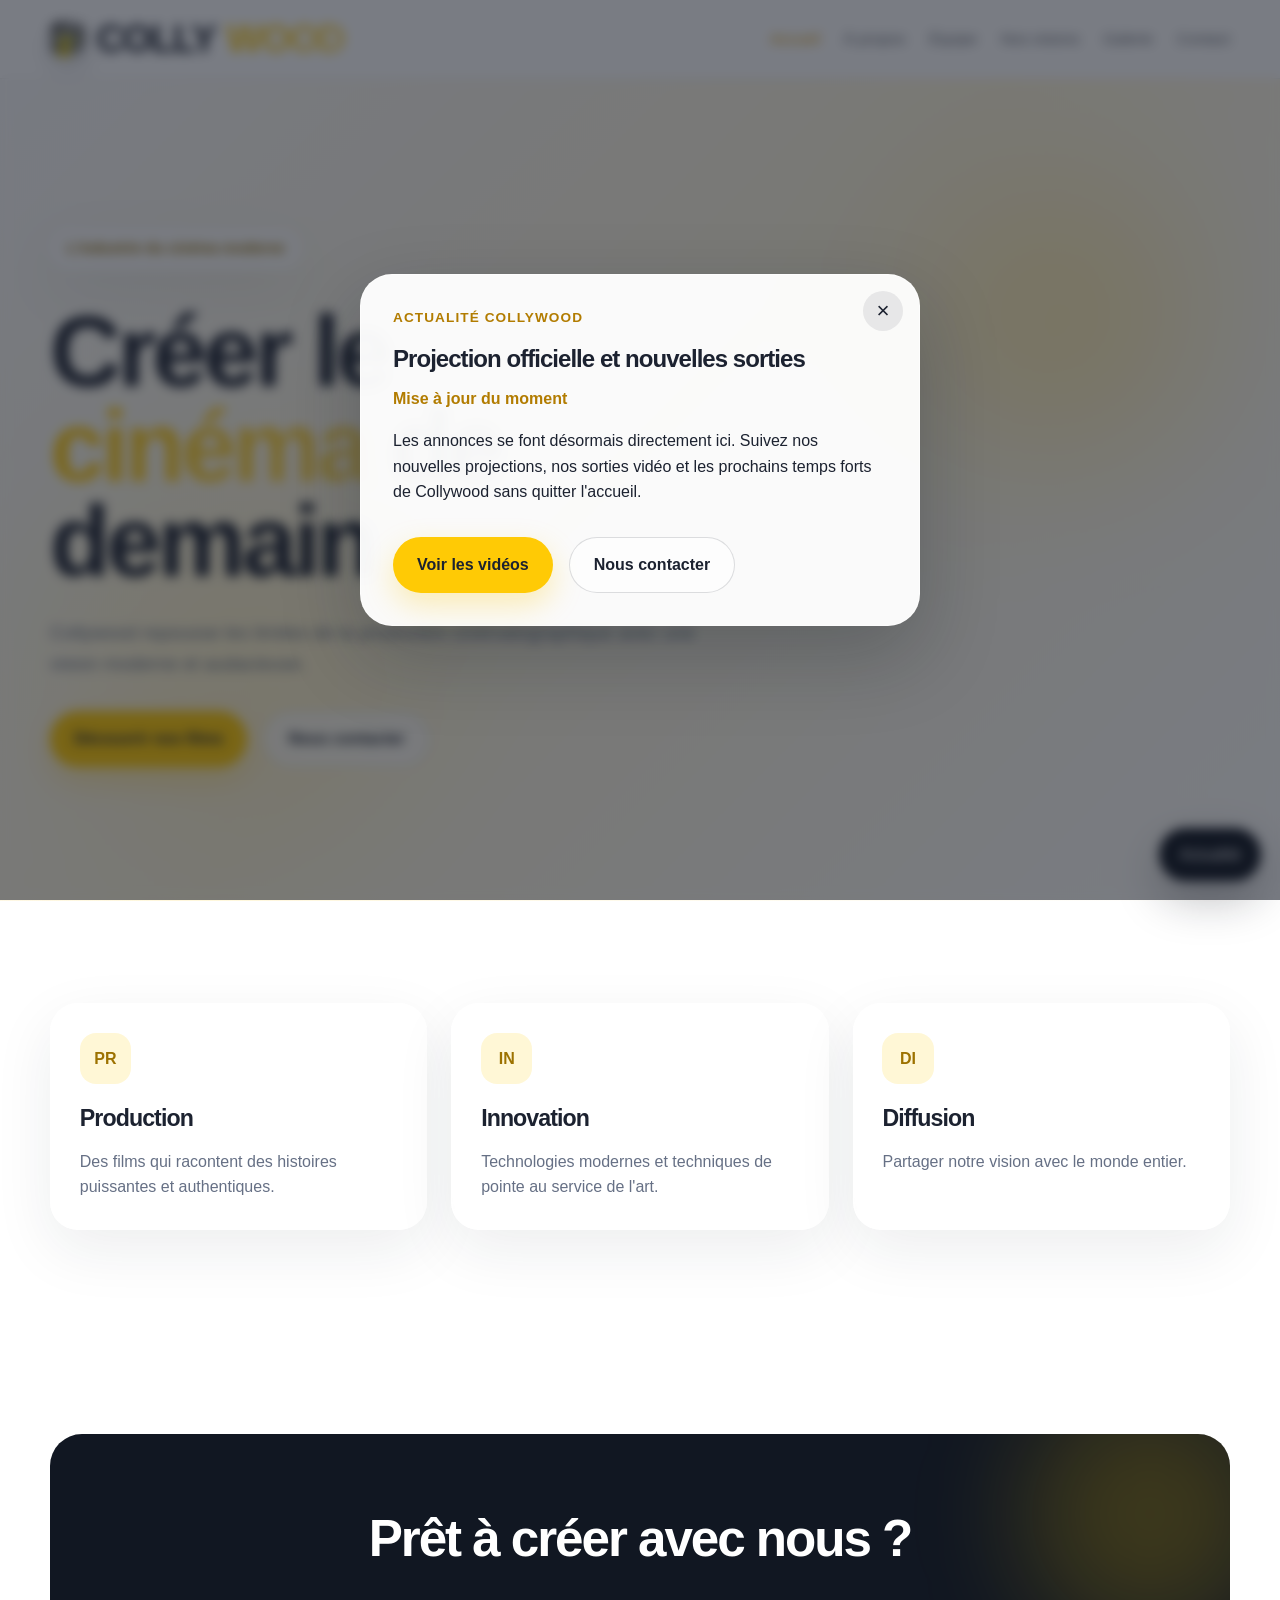
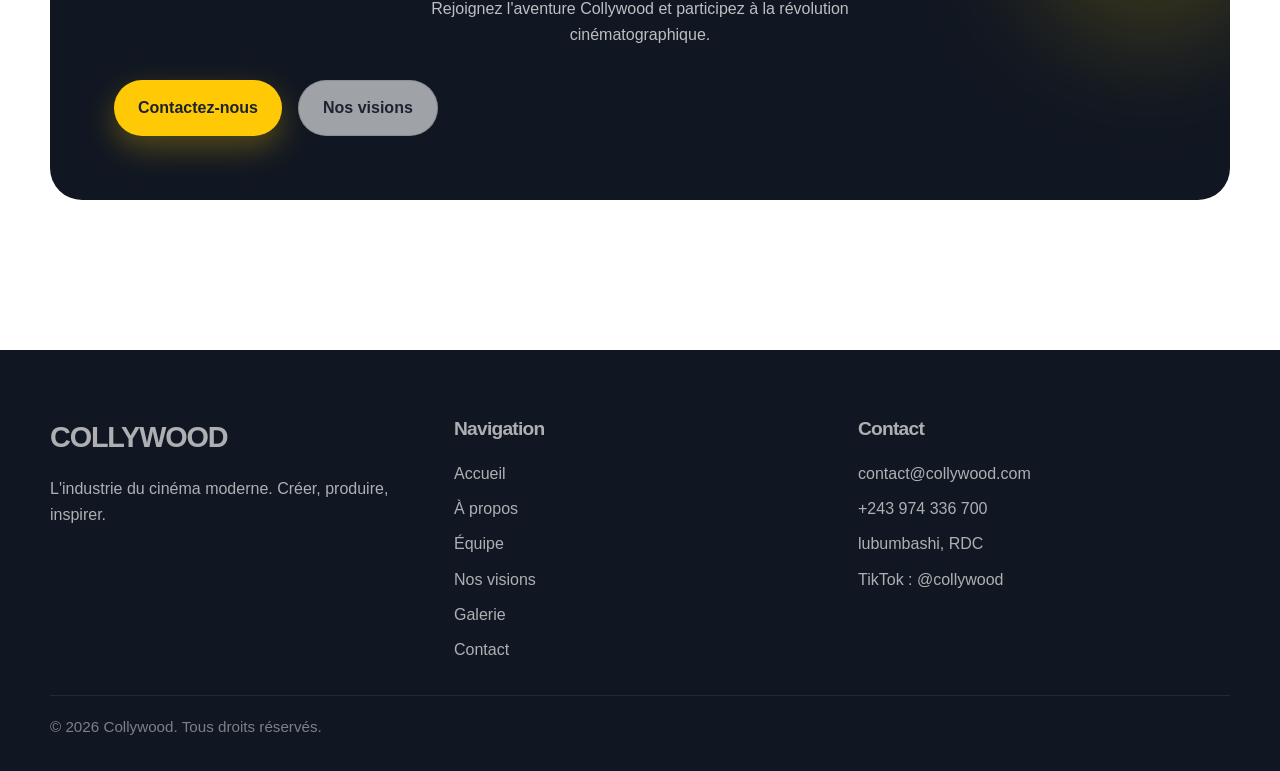
<file: index.html>
<!doctype html>
<html lang="fr">
  <head>
    <meta charset="UTF-8" />
    <meta name="viewport" content="width=device-width, initial-scale=1.0" />
    <title>Collywood | Accueil</title>
    <meta
      name="description"
      content="Collywood repousse les limites de la production cin&eacute;matographique avec une vision moderne et audacieuse."
    />
    <link rel="icon" type="image/x-icon" href="./public/=-0.ico" />
    <link rel="preconnect" href="20250512_072657.jpg" />
    <link rel="preconnect" href="20250512_072657.jpg" crossorigin />
    <link
      href=""
    />
    <link rel="stylesheet" href="/styles.css" />
  </head>
  <body>
    <header class="site-header">
      <nav class="navbar container">
        <a class="brand" href="./index.html"><img class="brand-image" src="20250512_072657.jpg" alt="Logo Collywood" />COLLY<span>WOOD</span></a>
        <button class="menu-toggle" type="button" aria-expanded="false" aria-controls="mobile-menu">
          Menu
        </button>
        <div class="nav-links desktop-nav">
          <a href="./index.html">Accueil</a>
          <a href="./a-propos.html">&Agrave; propos</a>
          <a href="./equipe.html">&Eacute;quipe</a>
          <a href="./nos-visions.html">Nos visions</a>
          <a href="./galerie.html">Galerie</a>
          <a href="./contact.html">Contact</a>
        </div>
      </nav>
      <div id="mobile-menu" class="mobile-menu container">
        <a href="./index.html">Accueil</a>
        <a href="./a-propos.html">&Agrave; propos</a>
        <a href="./equipe.html">&Eacute;quipe</a>
        <a href="./nos-visions.html">Nos visions</a>
        <a href="./galerie.html">Galerie</a>
        <a href="./contact.html">Contact</a>
      </div>
    </header>

    <main>
      <section class="hero hero-home">
        <div class="hero-blob blob-right"></div>
        <div class="hero-blob blob-left"></div>
        <div class="container hero-grid">
          <div data-reveal>
            <p class="eyebrow">L'industrie du cin&eacute;ma moderne</p>
            <h1>
              Cr&eacute;er le
              <br />
              <span class="text-gradient">cin&eacute;ma</span> de
              <br />
              demain
            </h1>
            <p class="hero-copy">
              Collywood repousse les limites de la production cin&eacute;matographique avec une vision moderne et audacieuse.
            </p>
            <div class="button-row">
              <a class="button button-primary" href="./galerie.html">D&eacute;couvrir nos films</a>
              <a class="button button-secondary" href="./contact.html">Nous contacter</a>
            </div>
          </div>
        </div>
      </section>

      <section class="section">
        <div class="container">
          <div class="cards-grid cards-grid-3">
            <article class="card" data-reveal>
              <div class="icon-badge">PR</div>
              <h2>Production</h2>
              <p>Des films qui racontent des histoires puissantes et authentiques.</p>
            </article>
            <article class="card" data-reveal data-delay="100">
              <div class="icon-badge">IN</div>
              <div>
                <h2>Innovation</h2>
                <p>Technologies modernes et techniques de pointe au service de l'art.</p>
              </div>
            </article>
            <article class="card" data-reveal data-delay="200">
              <div class="icon-badge">DI</div>
              <div>
                <h2>Diffusion</h2>
                <p>Partager notre vision avec le monde entier.</p>
              </div>
            </article>
          </div>
        </div>
      </section>

      <section class="section">
        <div class="container" data-reveal>
          <div class="cta-panel">
            <div class="cta-glow"></div>
            <h2>Pr&ecirc;t &agrave; cr&eacute;er avec nous ?</h2>
            <p>
              Rejoignez l'aventure Collywood et participez &agrave; la r&eacute;volution cin&eacute;matographique.
            </p>
            <div class="button-row">
              <a class="button button-primary" href="./contact.html">Contactez-nous</a>
              <a class="button button-secondary" href="./nos-visions.html">Nos visions</a>
            </div>
          </div>
        </div>
      </section>
    </main>

    <button class="announcement-pill" type="button" data-open-announcement>Actualit&eacute;</button>

    <div class="popup-backdrop" data-announcement-backdrop hidden></div>
    <section class="announcement-popup" data-announcement-popup hidden aria-labelledby="announcement-title" aria-modal="true" role="dialog">
      <button class="popup-close" type="button" aria-label="Fermer" data-close-announcement>&times;</button>
      <p class="section-kicker">Actualit&eacute; Collywood</p>
      <h2 id="announcement-title">Projection officielle et nouvelles sorties</h2>
      <p class="popup-date">Mise &agrave; jour du moment</p>
      <p>
        Les annonces se font d&eacute;sormais directement ici. Suivez nos nouvelles projections, nos sorties vid&eacute;o et les prochains temps forts de Collywood sans quitter l'accueil.
      </p>
      <div class="popup-actions">
        <a class="button button-primary" href="./galerie.html">Voir les vid&eacute;os</a>
        <a class="button button-secondary" href="./contact.html">Nous contacter</a>
      </div>
    </section>

    <footer class="site-footer">
      <div class="container footer-grid">
        <div>
          <p class="footer-brand">COLLYWOOD</p>
          <p>L'industrie du cin&eacute;ma moderne. Cr&eacute;er, produire, inspirer.</p>
        </div>
        <div>
          <p class="footer-title">Navigation</p>
          <div class="footer-links">
            <a href="./index.html">Accueil</a>
            <a href="./a-propos.html">&Agrave; propos</a>
            <a href="./equipe.html">&Eacute;quipe</a>
            <a href="./nos-visions.html">Nos visions</a>
            <a href="./galerie.html">Galerie</a>
            <a href="./contact.html">Contact</a>
          </div>
        </div>
        <div>
          <p class="footer-title">Contact</p>
          <div class="footer-links">
            <span>contact@collywood.com</span>
            <span>+243 974 336 700</span>
            <span>lubumbashi, RDC</span>
            <span>TikTok : @collywood</span>
          </div>
        </div>
      </div>
      <div class="container footer-bottom">
        <span>&copy; <span data-year></span> Collywood. Tous droits r&eacute;serv&eacute;s.</span>
      </div>
    </footer>

    <script src="./script.js"></script>
  </body>
</html>
</file>
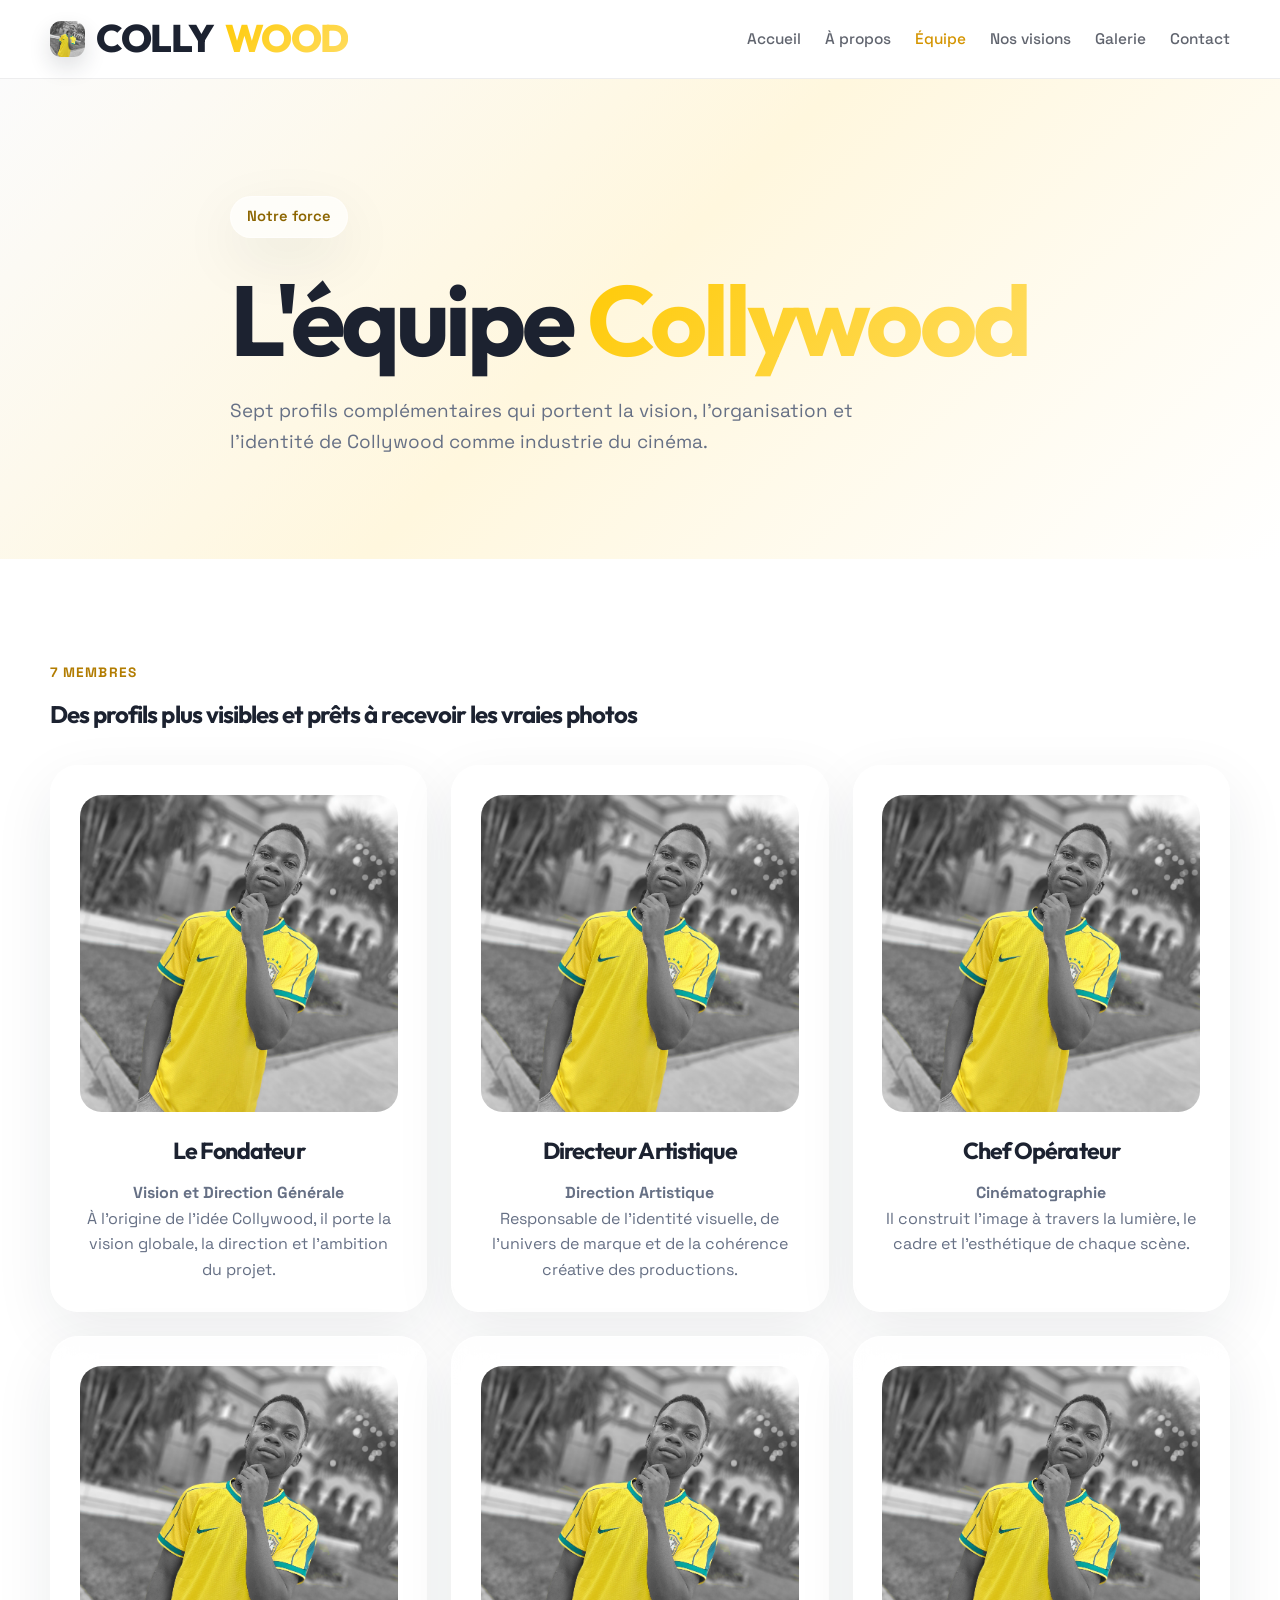
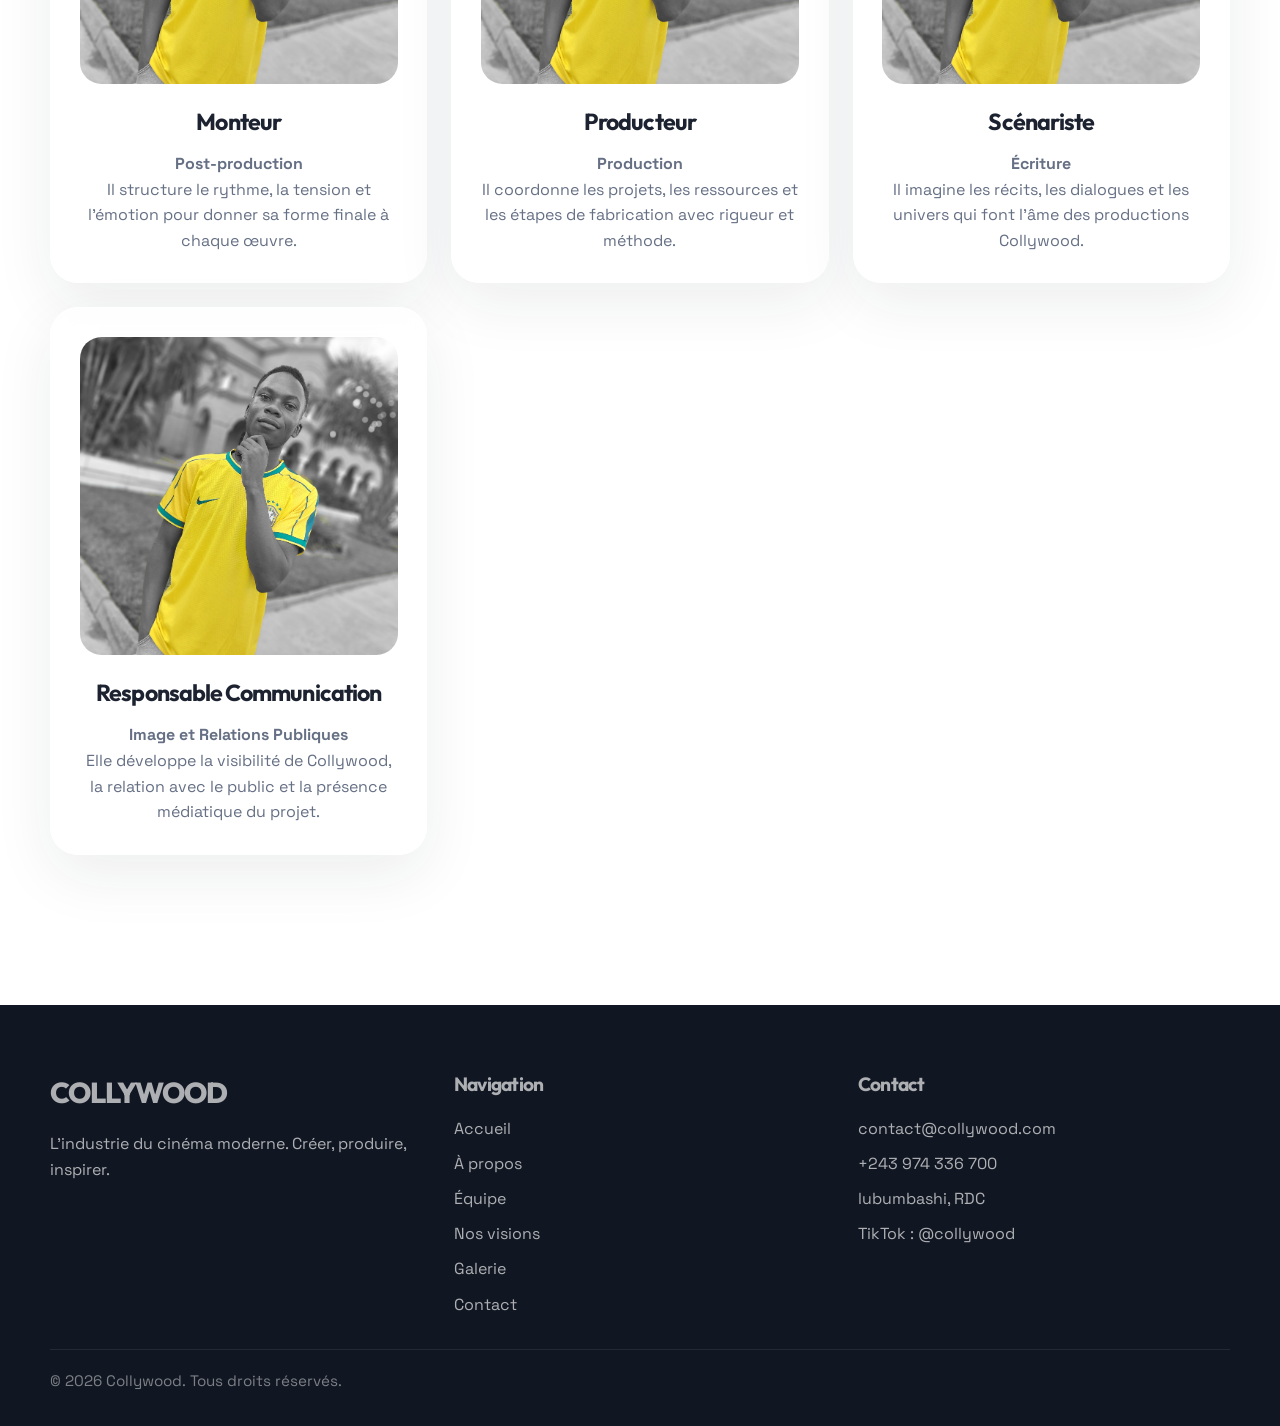
<file: equipe.html>
<!doctype html>
<html lang="fr">
  <head>
    <meta charset="UTF-8" />
    <meta name="viewport" content="width=device-width, initial-scale=1.0" />
    <title>Collywood | &Eacute;quipe</title>
    <meta name="description" content="D&eacute;couvrez les 7 membres de l'&eacute;quipe Collywood et les talents derri&egrave;re cette vision du cin&eacute;ma." />
    <link rel="icon" type="image/x-icon" href="./public/favicon.ico" />
    <link rel="preconnect" href="https://fonts.googleapis.com" />
    <link rel="preconnect" href="https://fonts.gstatic.com" crossorigin />
    <link
      href="https://fonts.googleapis.com/css2?family=Outfit:wght@300;400;500;600;700;800&family=Space+Grotesk:wght@400;500;700&display=swap"
      rel="stylesheet"
    />
    <link rel="stylesheet" href="./styles.css" />
  </head>
  <body>
    <header class="site-header">
      <nav class="navbar container">
        <a class="brand" href="./index.html"><img class="brand-image" src="20250512_072657.jpg" alt="Logo Collywood" />COLLY<span>WOOD</span></a>
        <button class="menu-toggle" type="button" aria-expanded="false" aria-controls="mobile-menu">Menu</button>
        <div class="nav-links desktop-nav">
          <a href="./index.html">Accueil</a>
          <a href="./a-propos.html">&Agrave; propos</a>
          <a href="./equipe.html">&Eacute;quipe</a>
          <a href="./nos-visions.html">Nos visions</a>
          <a href="./galerie.html">Galerie</a>
          <a href="./contact.html">Contact</a>
        </div>
      </nav>
      <div id="mobile-menu" class="mobile-menu container">
        <a href="./index.html">Accueil</a>
        <a href="./a-propos.html">&Agrave; propos</a>
        <a href="./equipe.html">&Eacute;quipe</a>
        <a href="./nos-visions.html">Nos visions</a>
        <a href="./galerie.html">Galerie</a>
        <a href="./contact.html">Contact</a>
      </div>
    </header>

    <main>
      <section class="hero section">
        <div class="container narrow" data-reveal>
          <p class="eyebrow">Notre force</p>
          <h1>L'&eacute;quipe <span class="text-gradient">Collywood</span></h1>
          <p class="hero-copy">Sept profils compl&eacute;mentaires qui portent la vision, l'organisation et l'identit&eacute; de Collywood comme industrie du cin&eacute;ma.</p>
        </div>
      </section>

      <section class="section">
        <div class="container">
          <div class="section-heading" data-reveal>
            <p class="section-kicker">7 membres</p>
            <h2>Des profils plus visibles et pr&ecirc;ts &agrave; recevoir les vraies photos</h2>
          </div>
          <div class="cards-grid cards-grid-3">
            <article class="card profile-card" data-reveal>
              <div class="profile-visual">
                <img src="20250512_072657.jpg" alt="Portrait du fondateur" class="profile-photo" />
              </div>
              <h2>Le Fondateur</h2>
              <p class="profile-role">Vision et Direction G&eacute;n&eacute;rale</p>
              <p>&Agrave; l'origine de l'id&eacute;e Collywood, il porte la vision globale, la direction et l'ambition du projet.</p>
            </article>
            <article class="card profile-card" data-reveal data-delay="80">
              <div class="profile-visual">
                <img src="20250512_072657.jpg" alt="Portrait du directeur artistique" class="profile-photo" />
              </div>
              <h2>Directeur Artistique</h2>
              <p class="profile-role">Direction Artistique</p>
              <p>Responsable de l'identit&eacute; visuelle, de l'univers de marque et de la coh&eacute;rence cr&eacute;ative des productions.</p>
            </article>
            <article class="card profile-card" data-reveal data-delay="160">
              <div class="profile-visual">
                <img src="20250512_072657.jpg" alt="Portrait du chef op&eacute;rateur" class="profile-photo" />
              </div>
              <h2>Chef Op&eacute;rateur</h2>
              <p class="profile-role">Cin&eacute;matographie</p>
              <p>Il construit l'image &agrave; travers la lumi&egrave;re, le cadre et l'esth&eacute;tique de chaque sc&egrave;ne.</p>
            </article>
            <article class="card profile-card" data-reveal data-delay="240">
              <div class="profile-visual">
                <img src="20250512_072657.jpg" alt="Portrait du monteur" class="profile-photo" />
              </div>
              <h2>Monteur</h2>
              <p class="profile-role">Post-production</p>
              <p>Il structure le rythme, la tension et l'&eacute;motion pour donner sa forme finale &agrave; chaque œuvre.</p>
            </article>
            <article class="card profile-card" data-reveal data-delay="320">
              <div class="profile-visual">
                <img src="20250512_072657.jpg" alt="Portrait du producteur" class="profile-photo" />
              </div>
              <h2>Producteur</h2>
              <p class="profile-role">Production</p>
              <p>Il coordonne les projets, les ressources et les &eacute;tapes de fabrication avec rigueur et m&eacute;thode.</p>
            </article>
            <article class="card profile-card" data-reveal data-delay="400">
              <div class="profile-visual">
                <img src="20250512_072657.jpg" alt="Portrait du sc&eacute;nariste" class="profile-photo" />
              </div>
              <h2>Sc&eacute;nariste</h2>
              <p class="profile-role">&Eacute;criture</p>
              <p>Il imagine les r&eacute;cits, les dialogues et les univers qui font l'&acirc;me des productions Collywood.</p>
            </article>
            <article class="card profile-card" data-reveal data-delay="480">
              <div class="profile-visual">
                <img src="20250512_072657.jpg" alt="Portrait de la responsable communication" class="profile-photo" />
              </div>
              <h2>Responsable Communication</h2>
              <p class="profile-role">Image et Relations Publiques</p>
              <p>Elle d&eacute;veloppe la visibilit&eacute; de Collywood, la relation avec le public et la pr&eacute;sence m&eacute;diatique du projet.</p>
            </article>
          </div>
        </div>
      </section>
    </main>

    <footer class="site-footer">
      <div class="container footer-grid">
        <div>
          <p class="footer-brand">COLLYWOOD</p>
          <p>L'industrie du cin&eacute;ma moderne. Cr&eacute;er, produire, inspirer.</p>
        </div>
        <div>
          <p class="footer-title">Navigation</p>
          <div class="footer-links">
            <a href="./index.html">Accueil</a>
            <a href="./a-propos.html">&Agrave; propos</a>
            <a href="./equipe.html">&Eacute;quipe</a>
            <a href="./nos-visions.html">Nos visions</a>
            <a href="./galerie.html">Galerie</a>
            <a href="./contact.html">Contact</a>
          </div>
        </div>
        <div>
          <p class="footer-title">Contact</p>
          <div class="footer-links">
            <span>contact@collywood.com</span>
            <span>+243 974 336 700</span>
            <span>lubumbashi, RDC</span>
            <span>TikTok : @collywood</span>
          </div>
        </div>
      </div>
      <div class="container footer-bottom">
        <span>&copy; <span data-year></span> Collywood. Tous droits r&eacute;serv&eacute;s.</span>
      </div>
    </footer>

    <script src="./script.js"></script>
  </body>
</html>
</file>
<file: styles.css>
:root {
  --background: #ffffff;
  --foreground: #1c2230;
  --muted: #667085;
  --surface: rgba(255, 255, 255, 0.75);
  --surface-border: rgba(255, 255, 255, 0.45);
  --surface-shadow: 0 20px 60px rgba(28, 34, 48, 0.08);
  --border: rgba(28, 34, 48, 0.08);
  --primary: #ffca05;
  --primary-deep: #f0b700;
  --dark: #111722;
  --dark-muted: rgba(255, 255, 255, 0.65);
  --hero-bg: linear-gradient(135deg, #fbfbfb 0%, #fff7de 48%, #ffffff 100%);
  --radius: 28px;
  --container: 1180px;
}

* {
  box-sizing: border-box;
}

html {
  scroll-behavior: smooth;
}

body {
  margin: 0;
  color: var(--foreground);
  background: var(--background);
  font-family: "Space Grotesk", sans-serif;
  line-height: 1.6;
}

a {
  color: inherit;
  text-decoration: none;
}

img,
iframe {
  display: block;
  max-width: 100%;
}

button,
input,
textarea {
  font: inherit;
}

.container {
  width: min(calc(100% - 2rem), var(--container));
  margin: 0 auto;
}

.narrow {
  max-width: 820px;
}

.narrow-list {
  width: min(calc(100% - 2rem), 860px);
  margin: 0 auto;
  display: grid;
  gap: 1.5rem;
}

.site-header {
  position: sticky;
  top: 0;
  z-index: 50;
  backdrop-filter: blur(24px) saturate(180%);
  background: rgba(255, 255, 255, 0.84);
  border-bottom: 1px solid var(--border);
}

.navbar {
  min-height: 78px;
  display: flex;
  align-items: center;
  justify-content: space-between;
  gap: 1rem;
}

.brand {
  display: inline-flex;
  align-items: center;
  gap: 0.7rem;
  font-family: "Outfit", sans-serif;
  font-size: clamp(1.8rem, 4vw, 2.4rem);
  font-weight: 800;
  letter-spacing: -0.04em;
}

.brand-image {
  width: 2.2rem;
  height: 2.2rem;
  object-fit: cover;
  border-radius: 0.7rem;
  box-shadow: 0 10px 22px rgba(28, 34, 48, 0.14);
}

.brand span,
.text-gradient {
  background: linear-gradient(135deg, var(--primary) 0%, #ffdd65 100%);
  -webkit-background-clip: text;
  background-clip: text;
  color: transparent;
}

.nav-links {
  display: flex;
  align-items: center;
  gap: 1.5rem;
}

.nav-links a {
  color: rgba(28, 34, 48, 0.7);
  font-size: 0.96rem;
  font-weight: 500;
  transition: color 0.2s ease;
}

.nav-links a:hover,
.nav-links a.is-active,
.mobile-menu a.is-active {
  color: #d49400;
}

.menu-toggle {
  display: none;
  border: 0;
  background: rgba(28, 34, 48, 0.06);
  color: var(--foreground);
  border-radius: 999px;
  padding: 0.7rem 1rem;
  cursor: pointer;
}

.mobile-menu {
  display: none;
  padding: 0 0 1rem;
}

.mobile-menu a {
  display: block;
  padding: 0.9rem 1rem;
  margin: 0.35rem 0;
  border-radius: 18px;
  background: rgba(28, 34, 48, 0.04);
  color: rgba(28, 34, 48, 0.75);
}

.mobile-menu.is-open {
  display: block;
}

.hero {
  background: var(--hero-bg);
  position: relative;
  overflow: hidden;
}

.hero-home {
  min-height: calc(100vh - 78px);
  display: flex;
  align-items: center;
}

.hero-grid {
  display: grid;
  align-items: center;
  padding: 4rem 0;
}

.hero-blob {
  position: absolute;
  border-radius: 999px;
  filter: blur(70px);
  pointer-events: none;
}

.blob-right {
  width: 18rem;
  height: 18rem;
  right: 6%;
  top: 12%;
  background: rgba(255, 202, 5, 0.22);
}

.blob-left {
  width: 22rem;
  height: 22rem;
  left: 4%;
  bottom: 8%;
  background: rgba(255, 202, 5, 0.1);
}

.section {
  padding: clamp(4.5rem, 8vw, 7rem) 0;
}

.section-dark {
  background: var(--dark);
}

.eyebrow {
  display: inline-flex;
  align-items: center;
  gap: 0.5rem;
  padding: 0.5rem 1rem;
  border-radius: 999px;
  background: rgba(255, 255, 255, 0.65);
  border: 1px solid rgba(255, 255, 255, 0.5);
  box-shadow: var(--surface-shadow);
  color: #8c6500;
  font-size: 0.92rem;
  font-weight: 600;
}

h1,
h2,
h3,
h4,
.footer-brand,
.footer-title {
  font-family: "Outfit", sans-serif;
  letter-spacing: -0.04em;
  margin: 0;
}

h1 {
  margin-top: 1.25rem;
  font-size: clamp(3rem, 8vw, 6.2rem);
  line-height: 0.96;
}

.hero-copy {
  max-width: 680px;
  margin: 1.8rem 0 0;
  color: var(--muted);
  font-size: clamp(1.02rem, 2vw, 1.18rem);
}

.button-row {
  display: flex;
  flex-wrap: wrap;
  gap: 1rem;
  margin-top: 2rem;
}

.button {
  display: inline-flex;
  align-items: center;
  justify-content: center;
  min-height: 52px;
  padding: 0.9rem 1.5rem;
  border-radius: 999px;
  font-weight: 700;
  transition: transform 0.2s ease, box-shadow 0.2s ease, background 0.2s ease;
}

.button:hover {
  transform: translateY(-2px);
}

.button-primary {
  background: var(--primary);
  color: var(--foreground);
  box-shadow: 0 12px 30px rgba(255, 202, 5, 0.28);
}

.button-primary:hover {
  background: var(--primary-deep);
}

.button-secondary {
  border: 1px solid rgba(28, 34, 48, 0.15);
  background: rgba(255, 255, 255, 0.6);
}

.cards-grid {
  display: grid;
  gap: 1.5rem;
}

.cards-grid-2 {
  grid-template-columns: repeat(2, minmax(0, 1fr));
}

.cards-grid-3 {
  grid-template-columns: repeat(3, minmax(0, 1fr));
}

.card {
  padding: 1.8rem;
  border-radius: var(--radius);
  background: var(--surface);
  border: 1px solid var(--surface-border);
  box-shadow: var(--surface-shadow);
  backdrop-filter: blur(20px) saturate(160%);
}

.card h2 {
  margin-top: 0;
  margin-bottom: 0.7rem;
  font-size: 1.45rem;
}

.card p {
  margin: 0;
  color: var(--muted);
}

.card-large {
  padding: 2.4rem;
}

.card-large p + p {
  margin-top: 1rem;
}

.icon-badge,
.avatar-placeholder {
  width: 3.2rem;
  height: 3.2rem;
  border-radius: 1rem;
  display: inline-flex;
  align-items: center;
  justify-content: center;
  background: rgba(255, 202, 5, 0.16);
  color: #9d7200;
  font-weight: 700;
  margin-bottom: 1rem;
}

.split-layout {
  display: grid;
  grid-template-columns: minmax(0, 1.1fr) minmax(0, 0.9fr);
  gap: 2rem;
  align-items: start;
}

.stack-list {
  display: grid;
  gap: 1.25rem;
}

.feature-row {
  display: flex;
  align-items: flex-start;
  gap: 1rem;
}

.feature-row .icon-badge {
  flex: none;
  margin-bottom: 0;
}

.section-heading {
  margin-bottom: 2rem;
}

.stats-grid {
  display: grid;
  grid-template-columns: repeat(4, minmax(0, 1fr));
  gap: 1.5rem;
}

.stats-grid div {
  text-align: center;
}

.stats-grid strong {
  display: block;
  color: var(--primary);
  font-family: "Outfit", sans-serif;
  font-size: clamp(2.2rem, 5vw, 3.5rem);
  line-height: 1;
}

.stats-grid span {
  display: block;
  margin-top: 0.65rem;
  color: var(--dark-muted);
}

.quote {
  font-style: italic;
}

.quote-author {
  margin-top: 1.25rem;
  color: var(--foreground);
  font-family: "Outfit", sans-serif;
  font-size: 1.06rem;
  font-weight: 700;
}

.quote-role {
  margin-top: 0.15rem;
  font-size: 0.94rem;
}

.profile-card {
  text-align: center;
}

.profile-card .avatar-placeholder {
  margin-left: auto;
  margin-right: auto;
  width: 5rem;
  height: 5rem;
  border-radius: 999px;
}

.profile-role {
  margin-bottom: 0.75rem;
  color: #b27c00;
  font-weight: 700;
}

.media-card {
  overflow: hidden;
  padding: 0;
}

.media-card h2,
.media-card p {
  padding: 0 1.5rem 1.5rem;
}

.media-card h2 {
  padding-top: 1.25rem;
  margin-bottom: 0.45rem;
}

.video-frame {
  position: relative;
  aspect-ratio: 16 / 9;
  background: #121826;
}

.video-frame iframe {
  width: 100%;
  height: 100%;
  border: 0;
}

.announcement-card {
  display: grid;
  gap: 1rem;
}

.announcement-meta {
  display: flex;
  align-items: center;
  gap: 0.8rem;
  flex-wrap: wrap;
  color: var(--muted);
  font-size: 0.94rem;
}

.tag {
  display: inline-flex;
  align-items: center;
  justify-content: center;
  padding: 0.4rem 0.8rem;
  border-radius: 999px;
  background: rgba(255, 202, 5, 0.14);
  color: #9d7200;
  font-size: 0.82rem;
  font-weight: 700;
}

.contact-layout {
  display: grid;
  grid-template-columns: minmax(0, 1.4fr) minmax(280px, 0.9fr);
  gap: 2rem;
  align-items: start;
}

.form-card {
  display: grid;
  gap: 1.25rem;
}

.form-row {
  display: grid;
  grid-template-columns: repeat(2, minmax(0, 1fr));
  gap: 1rem;
}

label {
  display: grid;
  gap: 0.55rem;
}

label span {
  font-size: 0.95rem;
  font-weight: 600;
}

input,
textarea {
  width: 100%;
  border: 1px solid rgba(28, 34, 48, 0.12);
  border-radius: 18px;
  background: rgba(255, 255, 255, 0.92);
  padding: 0.95rem 1rem;
  color: var(--foreground);
}

textarea {
  resize: vertical;
}

input:focus,
textarea:focus {
  outline: 2px solid rgba(255, 202, 5, 0.28);
  border-color: rgba(255, 202, 5, 0.8);
}

.form-actions {
  display: flex;
  flex-wrap: wrap;
  align-items: center;
  gap: 1rem;
}

.form-status {
  min-height: 1.5rem;
  color: #1f7a35;
  font-weight: 600;
}

.contact-info {
  display: grid;
  gap: 1rem;
}

.cta-panel {
  position: relative;
  overflow: hidden;
  padding: clamp(2rem, 5vw, 4rem);
  border-radius: 2rem;
  background: var(--dark);
  text-align: center;
}

.cta-panel h2 {
  color: white;
  font-size: clamp(2rem, 4vw, 3.6rem);
}

.cta-panel p {
  max-width: 560px;
  margin: 1rem auto 2rem;
  color: rgba(255, 255, 255, 0.72);
}

.cta-glow {
  position: absolute;
  top: -3rem;
  right: -3rem;
  width: 16rem;
  height: 16rem;
  border-radius: 999px;
  background: rgba(255, 202, 5, 0.18);
  filter: blur(55px);
}

.site-footer {
  background: var(--dark);
  color: white;
  margin-top: 3rem;
}

.footer-grid {
  display: grid;
  grid-template-columns: repeat(3, minmax(0, 1fr));
  gap: 2rem;
  padding: 4rem 0 2rem;
}

.footer-brand {
  font-size: 1.8rem;
  font-weight: 800;
}

.footer-title {
  margin-bottom: 1rem;
  font-size: 1.2rem;
  font-weight: 700;
}

.footer-links {
  display: grid;
  gap: 0.6rem;
}

.footer-links a,
.footer-links span,
.site-footer p {
  color: rgba(255, 255, 255, 0.66);
}

.footer-bottom {
  padding: 1.2rem 0 2rem;
  border-top: 1px solid rgba(255, 255, 255, 0.08);
  color: rgba(255, 255, 255, 0.45);
  font-size: 0.95rem;
}

.error-page {
  min-height: 100vh;
  background: var(--hero-bg);
}

.error-layout {
  min-height: 100vh;
  display: grid;
  place-items: center;
  padding: 2rem;
}

.error-card {
  max-width: 560px;
  text-align: center;
}

[data-reveal] {
  opacity: 0;
  transform: translateY(36px);
  transition:
    opacity 0.7s ease,
    transform 0.7s cubic-bezier(0.22, 1, 0.36, 1);
  transition-delay: var(--reveal-delay, 0ms);
}

[data-reveal].is-visible {
  opacity: 1;
  transform: translateY(0);
}

@media (max-width: 960px) {
  .cards-grid-3,
  .cards-grid-2,
  .split-layout,
  .contact-layout,
  .footer-grid,
  .stats-grid {
    grid-template-columns: 1fr;
  }

  .desktop-nav {
    display: none;
  }

  .menu-toggle {
    display: inline-flex;
  }

  .form-row {
    grid-template-columns: 1fr;
  }
}

@media (max-width: 640px) {
  .container,
  .narrow-list {
    width: min(calc(100% - 1.25rem), var(--container));
  }

  .section {
    padding: 4rem 0;
  }

  .card,
  .card-large,
  .cta-panel {
    padding: 1.4rem;
  }

  .navbar {
    min-height: 72px;
  }
}

@media (prefers-reduced-motion: reduce) {
  html {
    scroll-behavior: auto;
  }

  *,
  *::before,
  *::after {
    animation: none !important;
    transition: none !important;
  }

  [data-reveal] {
    opacity: 1;
    transform: none;
  }
}

body.has-popup-open {
  overflow: hidden;
}

.popup-actions {
  display: flex;
  flex-wrap: wrap;
  gap: 1rem;
  margin-top: 2rem;
}

.section-kicker {
  margin: 0 0 0.7rem;
  color: #b27c00;
  font-size: 0.85rem;
  font-weight: 700;
  letter-spacing: 0.08em;
  text-transform: uppercase;
}

.vision-panel {
  display: grid;
  grid-template-columns: minmax(0, 1.15fr) minmax(0, 0.85fr);
  gap: 2rem;
  align-items: start;
}

.founder-layout {
  display: grid;
  grid-template-columns: minmax(280px, 0.78fr) minmax(0, 1.22fr);
  gap: 2rem;
  align-items: center;
}

.founder-media {
  padding: 1rem;
}

.founder-portrait {
  width: 100%;
  aspect-ratio: 4 / 5;
  object-fit: cover;
  border-radius: 1.6rem;
  background: linear-gradient(135deg, rgba(255, 202, 5, 0.18), rgba(17, 23, 34, 0.08));
}

.founder-copy {
  display: grid;
  gap: 1rem;
}

.founder-quote {
  margin: 0.5rem 0 0;
  padding-left: 1rem;
  border-left: 3px solid rgba(255, 202, 5, 0.8);
  color: var(--foreground);
  font-family: "Outfit", sans-serif;
  font-size: 1.25rem;
  line-height: 1.5;
}

.profile-visual {
  aspect-ratio: 1 / 1;
  margin-bottom: 1.2rem;
  border-radius: 1.35rem;
  overflow: hidden;
  background: linear-gradient(135deg, rgba(255, 202, 5, 0.18), rgba(17, 23, 34, 0.1));
}

.profile-photo {
  width: 100%;
  height: 100%;
  object-fit: cover;
}

.announcement-pill {
  position: fixed;
  right: 1.2rem;
  bottom: 1.2rem;
  z-index: 60;
  border: 0;
  border-radius: 999px;
  padding: 0.85rem 1.25rem;
  background: var(--dark);
  color: white;
  box-shadow: 0 18px 45px rgba(17, 23, 34, 0.28);
  cursor: pointer;
}

.popup-backdrop {
  position: fixed;
  inset: 0;
  z-index: 69;
  background: rgba(17, 23, 34, 0.56);
  backdrop-filter: blur(6px);
}

.announcement-popup {
  position: fixed;
  z-index: 70;
  left: 50%;
  top: 50%;
  width: min(calc(100% - 1.5rem), 560px);
  padding: 2rem;
  border-radius: 2rem;
  background: rgba(255, 255, 255, 0.96);
  border: 1px solid rgba(255, 255, 255, 0.72);
  box-shadow: 0 30px 80px rgba(17, 23, 34, 0.24);
  transform: translate(-50%, -50%);
}

.popup-close {
  position: absolute;
  top: 1rem;
  right: 1rem;
  width: 2.5rem;
  height: 2.5rem;
  border: 0;
  border-radius: 999px;
  background: rgba(17, 23, 34, 0.08);
  color: var(--foreground);
  font-size: 1.4rem;
  cursor: pointer;
}

.popup-date {
  margin: 0.5rem 0 1rem;
  color: #b27c00;
  font-weight: 700;
}

@media (max-width: 960px) {
  .vision-panel,
  .founder-layout {
    grid-template-columns: 1fr;
  }
}

@media (max-width: 640px) {
  .announcement-popup {
    padding: 1.4rem;
  }
}
</file>
